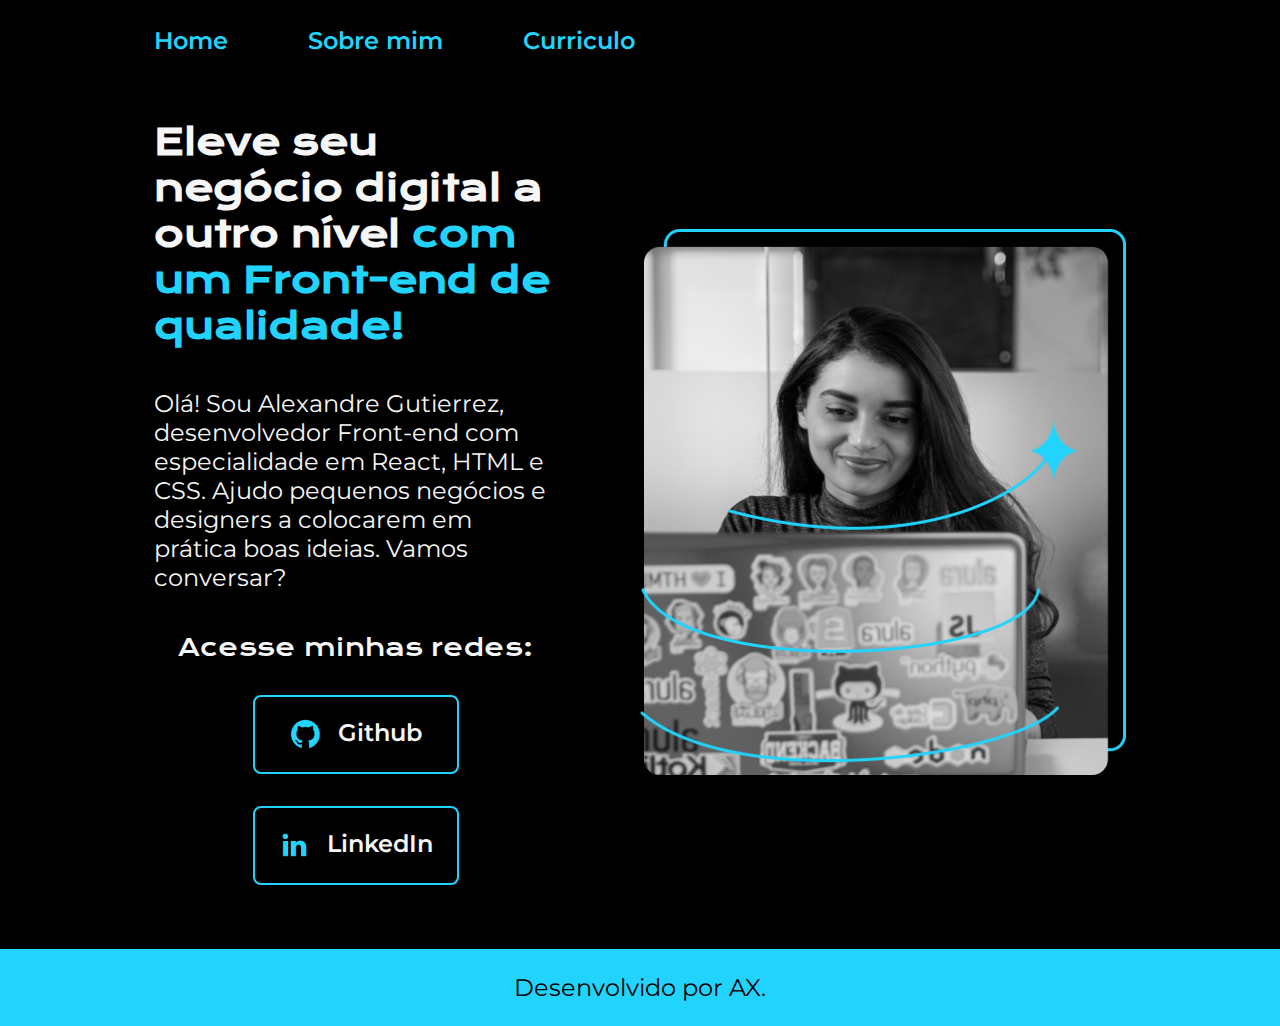
<file: index.html>
<!DOCTYPE html>
<html lang="pt-br">
<head>
    <meta charset="UTF-8">
    <meta name="viewport" content="width= , initial-scale=1.0">
    <title>Portfólio</title>
    <link rel="stylesheet" href="./Estilos/style.css">
</head>
<body>
    <header class="cabecalho">
        <nav class="cabecalho__menu ">
            <a class="cabecalho__menu__link" href="index.html">Home</a>
            <a class="cabecalho__menu__link " href="about.html">Sobre mim</a>
            <a class="cabecalho__menu__link" href="curriculo.html">Curriculo</a>
        </nav>
    </header>
    <main class="apresentacao">
        <section class ="apresentacao__conteudo">
            <h1 class="apresentacao__conteudo__titulo ">Eleve seu negócio digital a outro nível <strong class="titulo-destaque">com um Front-end de qualidade!</strong></h1>
            <p class="apresentacao__conteudo__texto ">Olá! Sou Alexandre Gutierrez, desenvolvedor Front-end com especialidade em React, HTML e CSS. Ajudo pequenos negócios e designers a colocarem em prática boas ideias. Vamos conversar?</p>
            <div class="apresentacao__link">
                <h2 class =  "apresentacao__link__subtitulo">Acesse minhas redes:</h2>
                <a class="apresentacao__link__navegacao" href="https://github.com/Alexandregutierrez">
                    <img src="./Assets/github.png ">
                    Github 
                </a>
                <a class="apresentacao__link__navegacao" href="https://www.linkedin.com/in/alexandre-gutierrez-diaz/">
                    <img src="./Assets/linkedin.png">  
                    LinkedIn
                </a>
            </div>
        </section>
        <img class ="apresentacao__imagem" src="./Assets/Imagem.png" alt="foto da Joana Santos programando">
    </main>
    <footer class="rodape">
        <p>Desenvolvido por AX.</p>
    </footer>
</body>
</html>
</file>
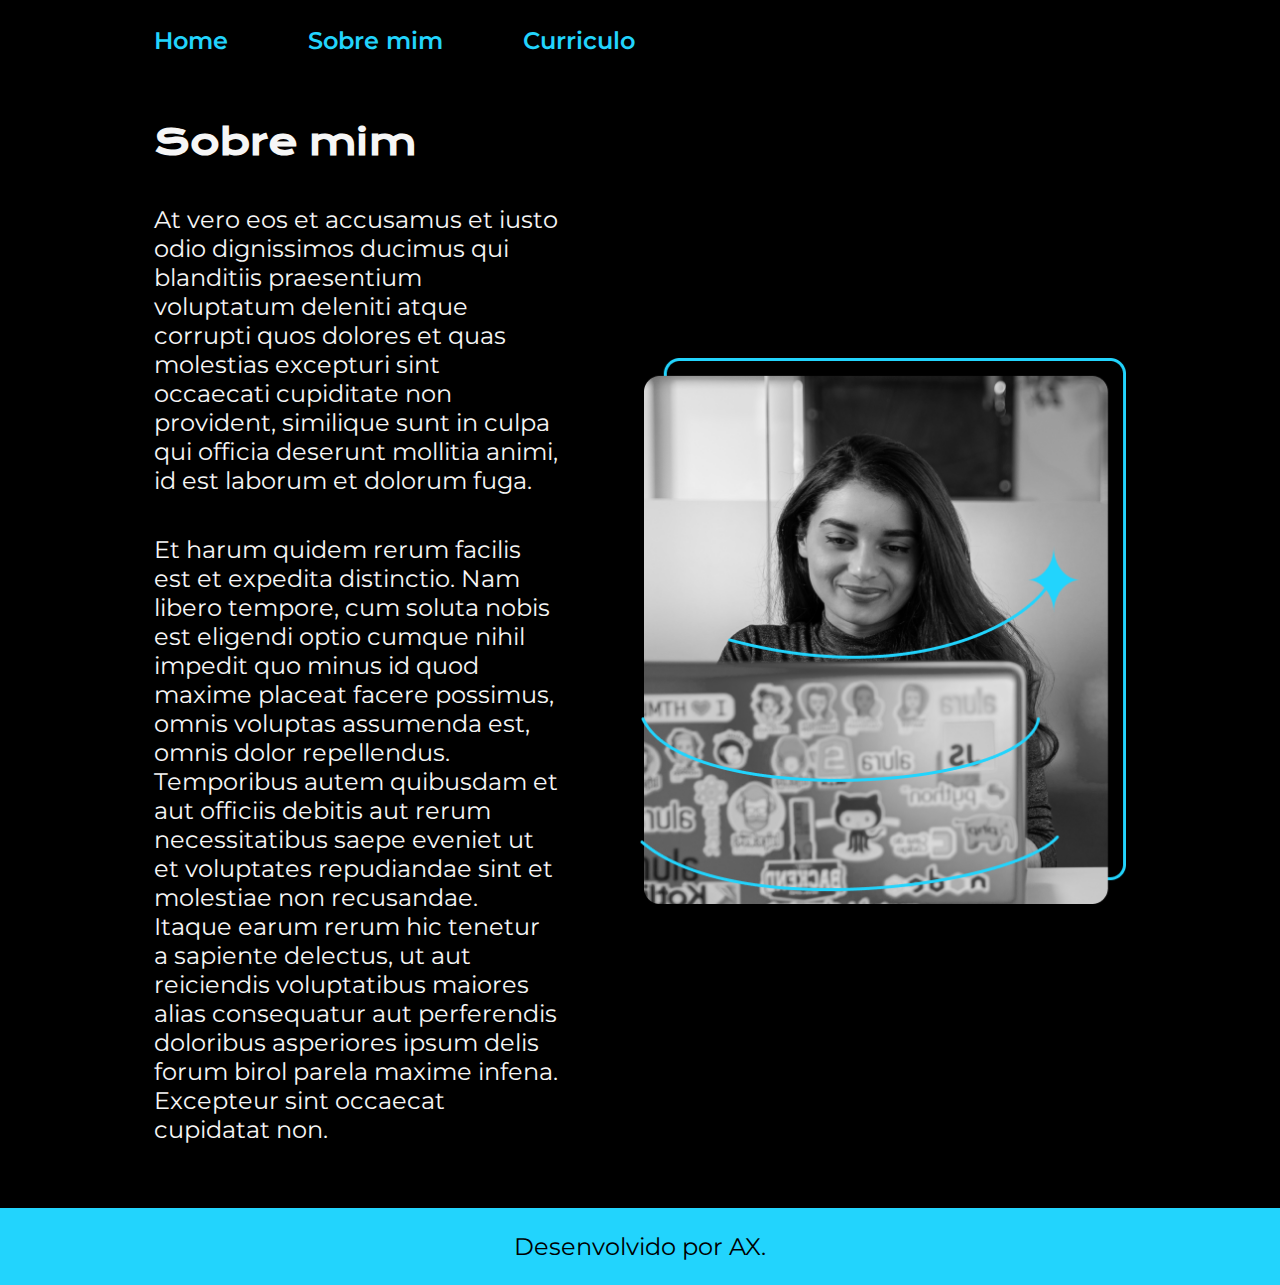
<file: about.html>
<!DOCTYPE html>
<html lang="pt-br">
<head>
    <meta charset="UTF-8">
    <meta name="viewport" content="width=device-width, initial-scale=1.0">
    <title>Sobre Mim </title>
    <link rel="stylesheet" href="./Estilos/style.css">
</head>
<body>
    <header class="cabecalho">
        <nav class="cabecalho__menu ">
            <a class="cabecalho__menu__link" href="index.html">Home</a>
            <a class="cabecalho__menu__link " href="about.html">Sobre mim</a>
            <a class="cabecalho__menu__link" href="curriculo.html">Curriculo</a>
        </nav>
    </header>

    <main class="apresentacao">
        <section class="apresentacao__conteudo">
            <h1 class="apresentacao__conteudo__titulo">Sobre mim</h1>
            <p class="apresentacao__conteudo__texto">At vero eos et accusamus et iusto odio dignissimos ducimus qui blanditiis praesentium voluptatum deleniti atque corrupti quos dolores et quas molestias excepturi sint occaecati cupiditate non provident, similique sunt in culpa qui officia deserunt mollitia animi, id est laborum et dolorum fuga.</p>
            <p class="apresentacao__conteudo__texto">Et harum quidem rerum facilis est et expedita distinctio. Nam libero tempore, cum soluta nobis est eligendi optio cumque nihil impedit quo minus id quod maxime placeat facere possimus, omnis voluptas assumenda est, omnis dolor repellendus. Temporibus autem quibusdam et aut officiis debitis aut rerum necessitatibus saepe eveniet ut et voluptates repudiandae sint et molestiae non recusandae. Itaque earum rerum hic tenetur a sapiente delectus, ut aut reiciendis voluptatibus maiores alias consequatur aut perferendis doloribus asperiores ipsum delis forum birol parela maxime infena. Excepteur sint occaecat cupidatat non.</p>
        </section>
        <img class ="apresentacao__imagem" src="./Assets/Imagem.png" alt="foto da Joana Santos programando">
    </main>
    <footer class="rodape">
        <p>Desenvolvido por AX.</p>
    </footer>
</body>
</html>
</file>
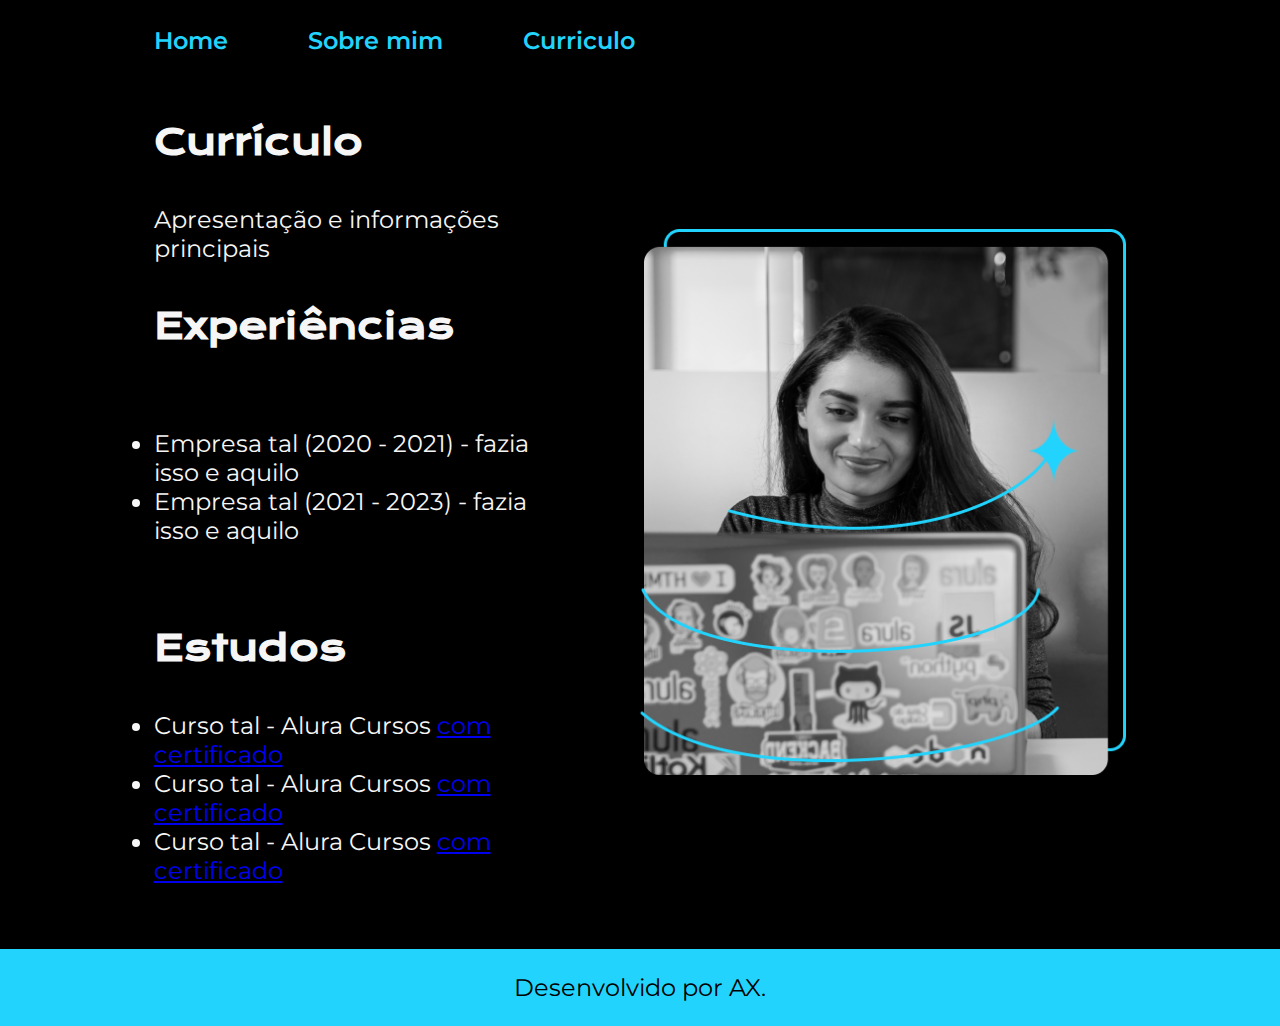
<file: curriculo.html>
<!DOCTYPE html>
<html lang="pt-br">
<head>
    <meta charset="UTF-8">
    <meta name="viewport" content="width=device-width, initial-scale=1.0">
    <title>Meu curriculo </title>
    <link rel="stylesheet" href="./Estilos/style.css">
</head>
<body>
    <header class="cabecalho">
        <nav class="cabecalho__menu ">
            <a class="cabecalho__menu__link" href="index.html">Home</a>
            <a class="cabecalho__menu__link " href="about.html">Sobre mim</a>
            <a class="cabecalho__menu__link" href="curriculo.html">Curriculo</a>
        </nav>
    </header>

    <main>

    <main class="apresentacao">
        <section class="apresentacao__conteudo">
            <h1 class="apresentacao__conteudo__titulo">Currículo</h1>
            <p class="apresentacao__conteudo__texto">
                Apresentação e informações principais
            </p>
            <h2 class="apresentacao__conteudo__titulo">Experiências</h2>
            <p class="apresentacao__conteudo__texto">
            <ul class="apresentacao__conteudo__texto">
                <li> Empresa tal (2020 - 2021) - fazia isso e aquilo </li>
                <li> Empresa tal (2021 - 2023) - fazia isso e aquilo </li>
            </ul>
            </p>
            <h2 class="apresentacao__conteudo__titulo">Estudos</h2>
            <div class="apresentacao__conteudo__texto">
            <ul class="apresentacao__conteudo__texto">
                <li>Curso tal - Alura Cursos <a class="certificados" href="linkdocertificado">com certificado</a> </li>
                <li>Curso tal - Alura Cursos <a class="certificados" href="linkdocertificado">com certificado</a></li>
                <li>Curso tal - Alura Cursos <a class="certificados" href="linkdocertificado">com certificado</a></li>
            </ul>
            </div>    
        </section>
        <img class="apresentacao__imagem" src="./Assets/Imagem.png" alt="Foto ax">
    </main> 

    </main>
    <footer class="rodape">
        <p>Desenvolvido por AX.</p>
    </footer>
</body>
</html>
</file>
<file: Estilos/style.css>
@import url('https://fonts.googleapis.com/css2?family=Krona+One&family=Montserrat:wght@400;600&display=swap');

:root{
    --cor-primaria: #000000; 
    --cor-secundaria: #f6f6f6; 
    --cor-terciaria: #22D4FD;
    --cor-hover: #272727;

    --fonte-principal: 'Krona One', sans-serif;
    --fonte-secundaria: 'Montserrat', sans-serif;
}

* {
    margin: 0;
    padding: 0;
}

body {
    /* height: 100vh; */
    box-sizing: border-box;
    background-color:var(--cor-primaria);
    color: var(--cor-secundaria);
}

.cabecalho {
    padding: 2% 0% 0% 12%;
}

.cabecalho__menu{
     display: flex;
     gap: 80px;
}

.cabecalho__menu__link{
    font-family: var(--fonte-secundaria);
    font-size: 1.5rem ;
    font-weight: 600;
    color:var(--cor-terciaria);
    text-decoration: none;

}

.apresentacao {
    padding: 5% 12%;
    display: flex;
    align-items: center;
    justify-content: space-between;
    gap: 82px;
}

.apresentacao__conteudo {
    width: 50%;
    display: flex;
    flex-direction: column;
    gap: 40px;
}

.apresentacao__conteudo__titulo {
    font-size: 2.25rem;
    font-family: var(--fonte-principal);
}

.titulo-destaque {
    color: var(--cor-terciaria);
}
  
.apresentacao__conteudo__texto {
    font-size: 1.5rem;
    font-family: var(--fonte-secundaria);
    text-decoration: none;
}

.apresentacao__link {
    display: flex;
    justify-content: space-between;
    flex-direction: column;
    align-items: center;
    gap: 32px;
}

.apresentacao__link__subtitulo {
    font-family: var(--fonte-principal);
    font-weight: 400;
    font-size: 1.5rem;
}

.apresentacao__link__navegacao {
    /* background-color: #22D4FD; */
    display: flex;
    justify-content: center;
    gap: 16px;
    border: 2px solid #22D4FD;
    width: 50%;
    text-align: center;
    border-radius: 8px;
    font-size: 1.5rem;
    font-weight: 600;
    padding: 21.5px 0;
    text-decoration: none;
    color: var(--cor-secundaria); 
    font-family: var(--fonte-secundaria);
}

.apresentacao__link__link:hover {
    background-color: var(--cor-hover);  
    padding: 3%;
}

.apresentacao__imagem {
    width: 50%;
}

.rodape{
    padding: 24px;
    font-family: var(--fonte-secundaria);
    font-size: 24px;
    text-align: center;
    color: var(--cor-primaria);
    background-color: var(--cor-terciaria);
    font-weight: 400px;
}

@media (max-width:1200px) {
    
    .cabecalho{
        padding: 10%;
    }
    
    .cabecalho__menu{
        justify-content: center;

    }
    .apresentacao{
        flex-direction: column-reverse;
        padding: 5%;
    }

    .apresentacao__conteudo {
        width: auto;
    }
}
</file>
